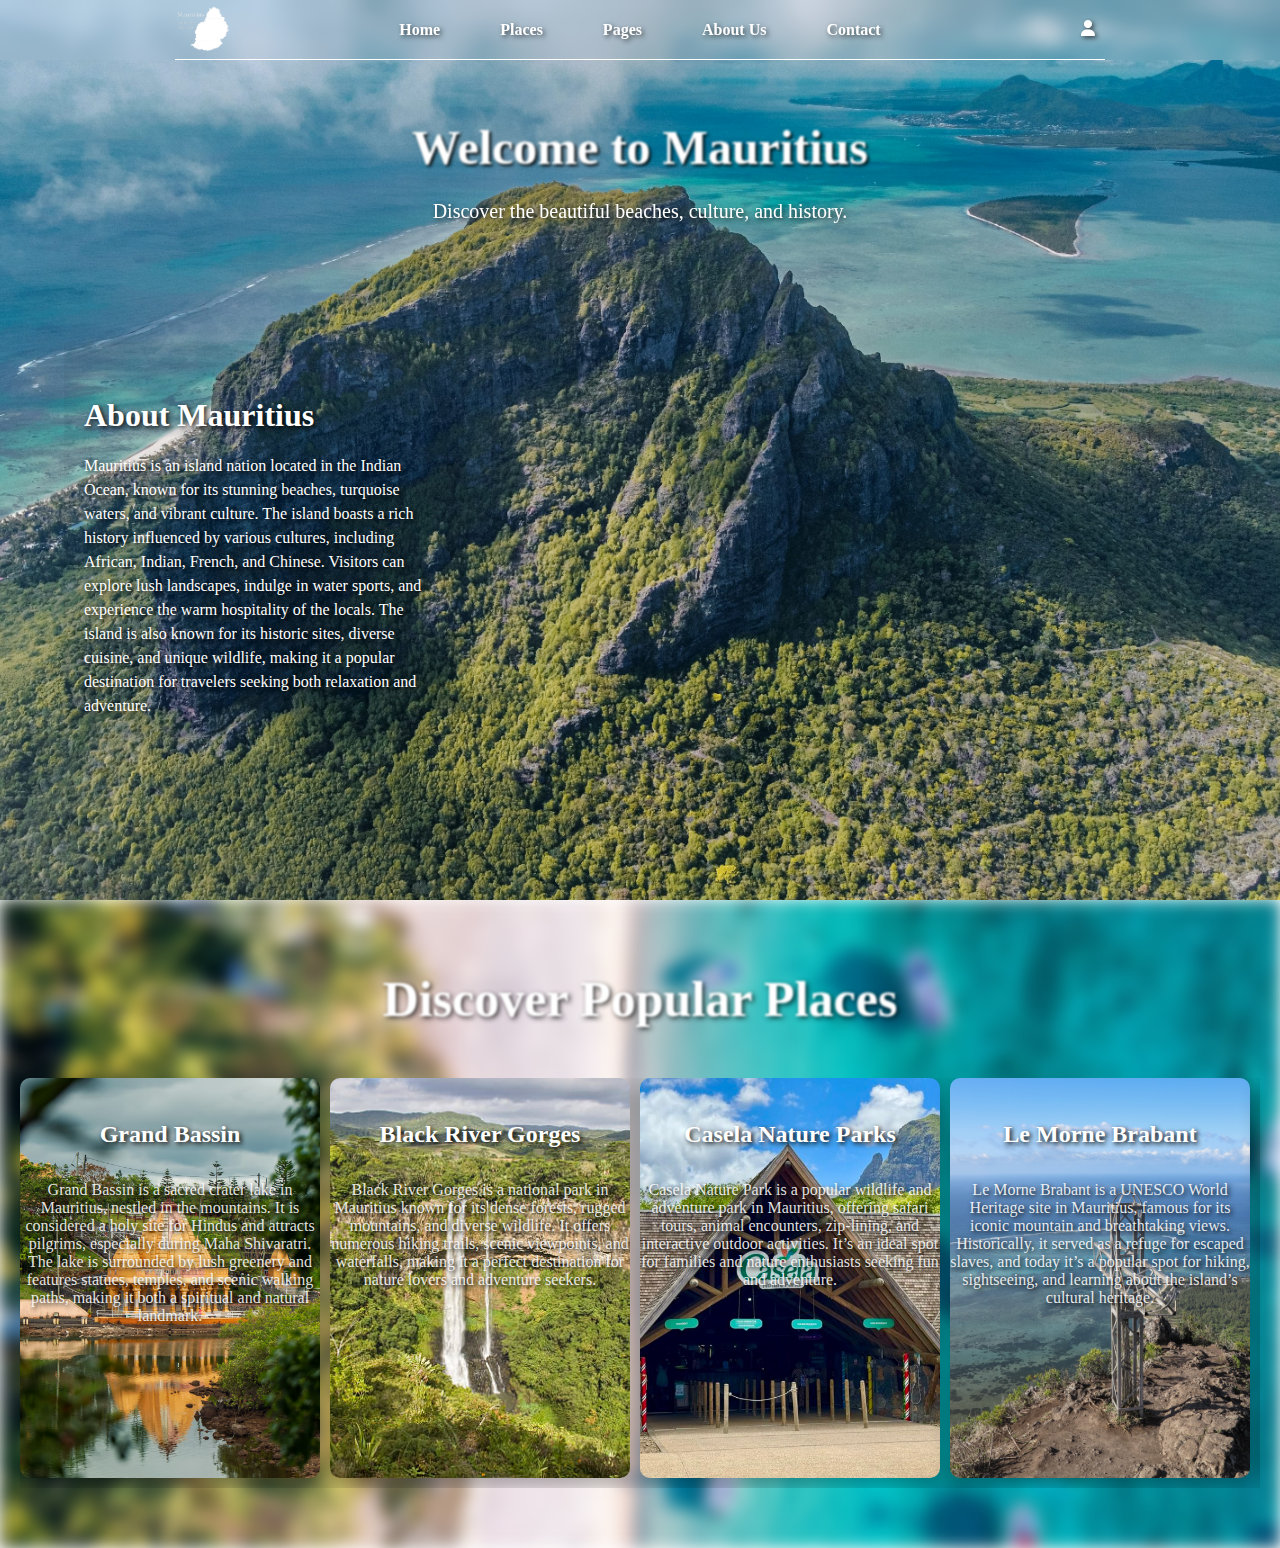
<file: index.html>
<!DOCTYPE html>
<html lang="en">
<head>
    <meta charset="UTF-8">
    <meta name="viewport" content="width=device-width, initial-scale=1.0">
    <title>Mauritius</title>
<link rel="stylesheet" href="style.css">




    <link rel="stylesheet" href="https://cdnjs.cloudflare.com/ajax/libs/font-awesome/6.5.0/css/all.min.css">
</head>
<body>

    <div class="top-bar">
        <div class="nav-line"></div>
        <div class="nav-left logo"></div>
        <nav class="nav-center">
            <a href="index.html">Home</a> 
              <a href="#">Places</a>
            <a href="#">Pages</a>
           <a href="#about-us">About Us</a>
            <a href="contact.html">Contact</a>
              
            
            
           
            <div class="login-dropdown">
                <a href="#" class="login-icon">
                    <i class="fa-solid fa-user"></i>
                </a>
                <div class="dropdown-menu">
                    <a href="#">Login</a>
                    <a href="#">Register</a>
                </div>
            </div>
        </nav>
    </div>

    <div class="hero-section">
        <h1>Welcome to Mauritius</h1>
        <p>Discover the beautiful beaches, culture, and history.</p>
    </div>

    <div class="about-overlay">
        <h2>About Mauritius</h2>
        <p>
            Mauritius is an island nation located in the Indian Ocean, known for its stunning beaches, turquoise waters, and vibrant culture. 
            The island boasts a rich history influenced by various cultures, including African, Indian, French, and Chinese.
            Visitors can explore lush landscapes, indulge in water sports, and experience the warm hospitality of the locals. 
            The island is also known for its historic sites, diverse cuisine, and unique wildlife, 
            making it a popular destination for travelers seeking both relaxation and adventure.
        </p>
    </div>

    <section class="popular-places">
        <h2>Discover Popular Places</h2>
        <div class="cards-row" id="cardsRow">

            <div class="place-card">
                <img src="place1.avif" alt="Grand Bassin">
                <div class="card-info">
                    <h3>Grand Bassin</h3>
                    <p>Grand Bassin is a sacred crater lake in Mauritius, nestled in the mountains. It is considered a holy site for Hindus 
                        and attracts pilgrims, especially during Maha Shivaratri. The lake is surrounded by lush greenery and features statues,
                         temples, and scenic walking paths, making it both a spiritual and natural landmark.</p>
                </div>
            </div>

            <div class="place-card">
                <img src="place2.jpg" alt="Black River Gorges">
                <div class="card-info">
                    <h3>Black River Gorges</h3>
                    <p>Black River Gorges is a national park in Mauritius known for its dense forests, rugged mountains, and diverse wildlife.
                         It offers numerous hiking trails, scenic viewpoints, and waterfalls, making it a perfect destination for nature lovers
                          and adventure seekers.</p>
                </div>
            </div>

            <div class="place-card">
                <img src="place3.jpg" alt="Casela Nature Parks">
                <div class="card-info">
                    <h3>Casela Nature Parks</h3>
                    <p>Casela Nature Park is a popular wildlife and adventure park in Mauritius, offering safari tours, animal encounters, zip-lining,
                         and interactive outdoor activities. It’s an ideal spot for families and nature enthusiasts seeking fun and adventure.</p>
                </div>
            </div>

            <div class="place-card">
                <img src="place4.jpg" alt="Le Morne Brabant">
                <div class="card-info">
                    <h3>Le Morne Brabant</h3>
                    <p>Le Morne Brabant is a UNESCO World Heritage site in Mauritius, famous for its iconic mountain and breathtaking views.
                         Historically, it served as a refuge for escaped slaves, and today it’s a popular spot for hiking, sightseeing,
                          and learning about the island’s cultural heritage.</p>
                </div>
            </div>

            <div class="place-card">
                <img src="place5.jpg" alt="Île aux Cerfs">
                <div class="card-info">
                    <h3>Île aux Cerfs</h3>
                    <p>Île aux Cerfs is a stunning island off the east coast of Mauritius, known for its white sandy beaches, turquoise waters,
                         and lush landscapes. It’s a perfect destination for water sports, relaxation, and enjoying tropical scenery.</p>
                </div>
            </div>

            <div class="place-card">
                <img src="place6.jpg" alt="Chamarel">
                <div class="card-info">
                    <h3>Chamarel</h3>
                    <p>Chamarel is a scenic area in Mauritius famous for its Seven Coloured Earths, lush forests, and striking waterfalls.
                         It’s a must-visit destination for nature lovers and photographers seeking unique landscapes.</p>
                </div>
            </div>

           <div class="place-card">
            <img src="place7.webp" alt="Château de Labourdonnais">
            <div class="card-info">
                <h3>Château de Labourdonnais </h3>
                <p>Château de Labourdonnais is a historic colonial mansion in Mauritius surrounded by gardens and orchards.</p>

            </div>
        </div> 

    <div class="place-card">
    <img src="place8.jpg" alt="Flic En Flac">
    <div class="card-info">
        <h3>Flic En Flac</h3>
        <p>Flic en Flac is a popular beach destination in Mauritius, known for its long white sandy beaches, turquoise waters,
        and vibrant sunsets. It’s ideal for swimming, snorkeling, and relaxing by the shore.</p>
    </div>
</div>




    <div>
</section>

</body>
</html>
</file>
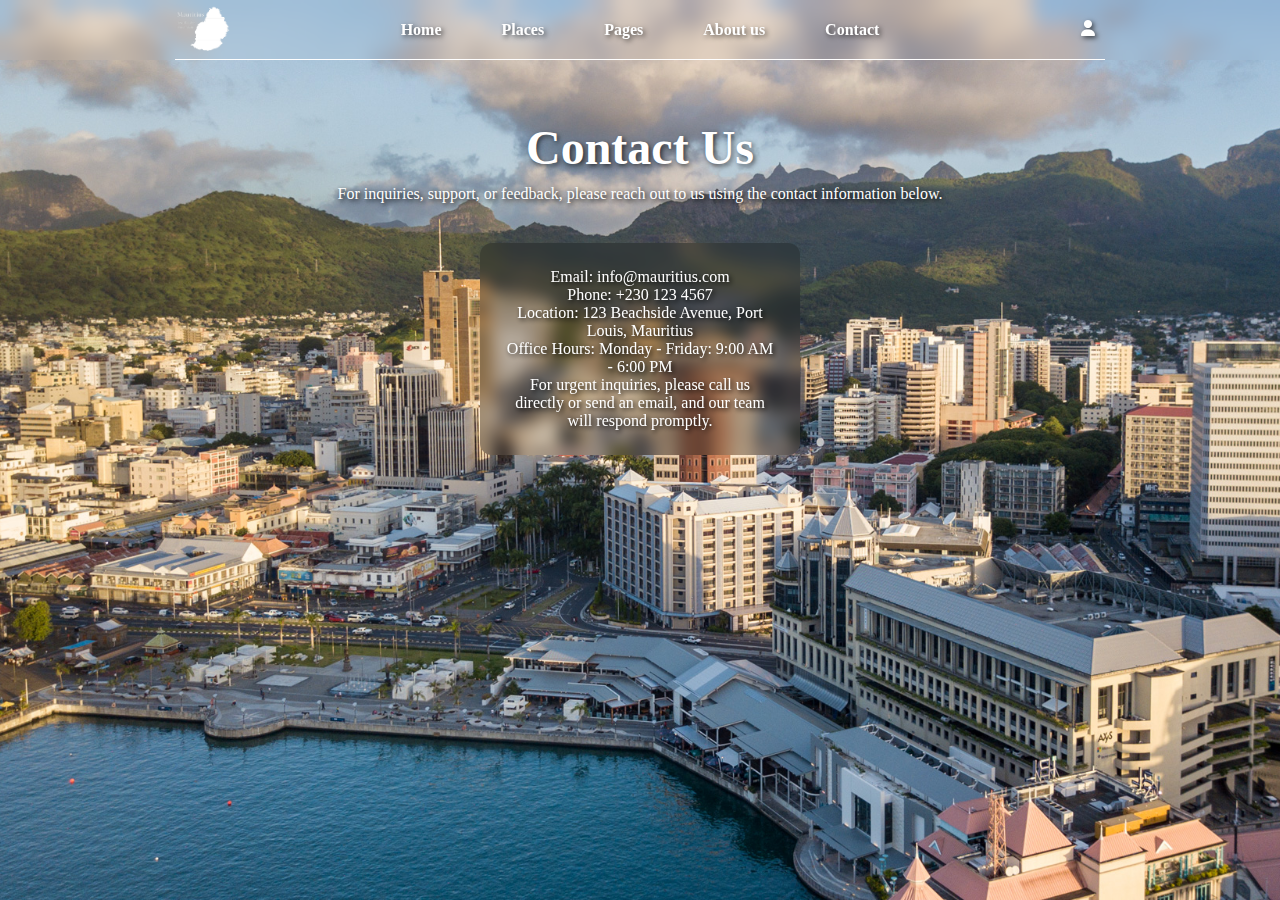
<file: contact.html>
<!DOCTYPE html>
<html lang="en">
<head>
    <meta charset="UTF-8">
    <meta name="viewport" content="width=device-width, initial-scale=1.0">
    <title>Mauritius | Contact </title>

     <link rel="stylesheet" href="style.css">





    <link rel="stylesheet" href="https://cdnjs.cloudflare.com/ajax/libs/font-awesome/6.5.0/css/all.min.css">
</head>
<body>

    <div class="top-bar">
        <div class="nav-line"></div>
        <div class="nav-left logo"></div>

        <nav class="nav-center">
            <a href="index.html">Home</a>    
            <a href="#">Places</a>
            <a href="#">Pages</a>
            <a href="#">About us</a>
             <a href="contact.html">Contact</a>
            
            
        
           

            <div class="login-dropdown">
                <a href="#" class="login-icon">
                    <i class="fa-solid fa-user"></i>
                </a>
                <div class="dropdown-menu">
                    <a href="#">Login</a>
                    <a href="#">Register</a>
                   
                </div>
            </div>
        </nav>
    </div>

    <section class="contact-page">
        <h1>Contact Us</h1>
        <p>For inquiries, support, or feedback, please reach out to us using the contact information below.</p>

        <div class="contact-box">
            <p>Email: info@mauritius.com</p>
            <p>Phone: +230 123 4567</p>
            <p>Location: 123 Beachside Avenue, Port Louis, Mauritius</p>
            <p>Office Hours: Monday - Friday: 9:00 AM - 6:00 PM</p>
            <p>For urgent inquiries, please call us directly or send an email, and our team will respond promptly.</p>
        </div>
    </section>

</body>
</html>
</file>
<file: style.css>
* {
    margin: 0;
    padding: 0;
    box-sizing: border-box;
}

body {
    font-family: 'Times New Roman', Times, serif;
    color: white;
    text-align: center;
    overflow-x: hidden;
}

.top-bar {
    position: fixed;
    top: 0;
    left: 0;
    width: 100%;
    height: 60px;
    background-color: transparent;
    display: flex;
    align-items: center;
    justify-content: center;
    z-index: 1000;
    transition: backdrop-filter 0.3s ease;
    text-shadow: 2px 2px 5px rgba(0, 0, 0, 0.644);
}

.top-bar:hover {
    backdrop-filter: blur(8px);
}

.nav-container {
    display: flex;
    align-items: center;
    justify-content: center;
    width: 90%;
    max-width: 1200px;
    position: relative;
}

.nav-left {
    position: absolute;
    left: 175px;
}

.nav-line {
    position: absolute;
    bottom: 0;
    left: 175px;
    right: 175px;
    height: 1px;
    background-color: white;
    z-index: 1001; 
}

.logo {
    width: 55px;
    height: 60px;
    background-image: url('logo.png');
    background-size: contain;
    background-repeat: no-repeat;
    background-position: center;
}

.nav-center {
    display: flex;
    justify-content: center;
    flex: 1;
}

.nav-center a {
    color: white;
    text-decoration: none;
    margin: 0 20px;
    font-size: 16px;
    font-weight: bold;
    font-family: 'Fantasy', Times, serif;
    padding: 5px 10px;
    border-radius: 5px;
    transition: color 0.3s, transform 0.3s;
}

.nav-center a:hover {
    transform: scale(1.2);
}

.hero-section {
    position: relative;
    background-image: url('background.jpeg');
    background-size: cover;
    background-position: center;
    background-repeat: no-repeat;
    height: 100vh;
    width: 100%;
    display: flex;
    flex-direction: column;
    justify-content: flex-start;
    align-items: center;
    padding-top: 75px;
    overflow: hidden;
}

.hero-section h1 {
    font-size: 3em;
    margin-top: 50px;
    padding-top: 45px;
    color: rgb(255, 255, 255);
    margin: 0 0 20px 0;
    filter: blur(1.2px);
    text-shadow: 2px 2px 3px rgb(0, 0, 0.7);
}

.hero-section p {
    font-size: 20px;
    filter: blur(0.7px);
    text-shadow: 2px 2px 5px rgba(0, 0, 0, 0.781);
    color: white;
    margin: 0;
    padding-top: 5px;
}

.about-overlay {
    position: absolute;
    top: 60%;
    left: 5%;
    transform: translateY(-50%);
    padding: 20px;
    border-radius: 5px;
    max-width: 400px;
    color: white;
    text-align: left;
    background: rgba(2, 2, 2, 0.034);
}

.about-overlay h2 {
    margin-top: 35px;
    font-size: 2em;
    text-shadow: 2px 2px 5px rgba(0,0,0,0.9);
}

.about-overlay p {
    font-size: 1em;
    margin-top: 20px;
    line-height: 1.5;
    text-shadow: 2px 2px 5px rgba(0,0,0,0.9);
}

.login-dropdown {
    position: absolute;
    right: 175px;
    padding-bottom: 15px;
}

.login-icon {
    color: white;
    font-size: 30px;
    position: relative;
    top: 4px;
    right: -20px;
    text-decoration: none;
    cursor: pointer;
    padding: 10px;
}

.dropdown-menu {
    position: absolute;
    left: 80px;
    top: 0px;
    min-width: 140px;
    background: rgba(7, 7, 7, 0.151);
    backdrop-filter: blur(8px);
    border-radius: 5px;
    display: none;
    flex-direction: column;
    box-shadow: 0 8px 20px rgb(0, 0, 0);
}

.dropdown-menu a {
    color: white;
    padding: auto;
    height: 35px;
    text-decoration: none;
    font-size: 14px;
    text-align: center;
    transition: background 0.3s;
}

.dropdown-menu a:hover {
    background: rgba(0, 0, 0, 0.212);
    padding: 2px 0px;
    width: 40%;
    display: flex;
    justify-content: center;
    align-items: center;
    margin:0 auto;
}

.login-dropdown:hover .dropdown-menu {
    display: flex;
}

.popular-places {
    position: relative;
    width: 100%;
    padding: 60px 20px;
    display: flex;
    flex-direction: column;
    align-items: center;
    text-align: center;
}

.popular-places::before {
    content: "";
    position: absolute;
    top: 0;
    left: 0;
    width: 100%;
    height: 100%;
    background-image: url('background2.avif');
    background-size: cover;
    background-position: center;
    background-repeat: no-repeat;
    filter: blur(8px);
    z-index: -1;
}

.popular-places h2 {
    font-size: 50px;
    filter: blur(0.8px);
    text-shadow: 2px 2px 5px rgba(0, 0, 0, 0.781);
    color: white;
    margin: 0;
    padding-top: 10px;
}

.cards-row {
    display: flex;
    flex-wrap: nowrap;
    gap: 10px;
    margin-top: 50px;
    overflow-x: auto;
    padding-bottom: 10px;
    scroll-behavior: smooth;
    width: 100%;
    -webkit-overflow-scrolling: touch;
    cursor: grab;
}

.cards-row.active {
    cursor: grabbing;
}

.cards-row::-webkit-scrollbar {
    height: 8px;
}

.cards-row::-webkit-scrollbar-track {
    background: rgba(0, 0, 0, 0.199); 
    border-radius: 4px;
    backdrop-filter: blur(4px); 
}

.cards-row::-webkit-scrollbar-thumb {
    background: rgba(255, 255, 255, 0.103); 
    border-radius: 4px;
    box-shadow: 2px 2px 5px rgba(0,0,0,0.5);
    backdrop-filter: blur(4px); 
}

.cards-row::-webkit-scrollbar-thumb:hover {
    background: rgba(0, 0, 0, 0.308); 
}

.place-card {
    flex: 0 0 auto;
    width: clamp(250px, 40vw, 300px);
    height: 400px;
    border-radius: 10px;
    overflow: hidden;
    cursor: pointer;
    position: relative;
    box-shadow: 0 8px 20px rgba(0,0,0,0.3);
    transition: transform 0.3s, box-shadow 0.3s;
}

.place-card img {
    width: 100%;
    height: 100%;
    object-fit: cover;
    display: block;
}

.card-info {
    position: absolute;
    bottom: 0;
    left: 0;
    width: 100%;
    padding: 10px;
    text-align: center;
}

.card-info h3 {
    position: relative;
    top: -320px;
    left: 0;
    right: 0;
    text-align: center;
    margin: 0;
    font-size: 1.5em;
    color: white;
    font-family: 'Times New Roman', Times, serif;
    text-shadow: 2px 2px 5px rgb(0, 0, 0);
}

.card-info p {
    position: absolute;
    top: -250px;
    left: 0;
    right: 0;
    text-align: center;
    margin: 0;
    font-size: 1em;
    color: rgba(255, 255, 255, 0.884);
    font-family: 'Times New Roman', Times, serif;
    text-shadow: 2px 2px 5px rgb(0, 0, 0);
}

.place-card:hover {
    transform: translateY(-8px);
    box-shadow: 0 8px 20px rgba(0,0,0,0.4);
}

.cards-row:active {
    cursor:grabbing;
}

.contact-page {
    min-height: 100vh;
    background-image: url('backgroundcontact.jpg');
    background-size: cover;
    background-position: center;
    color: white;
    text-shadow: 2px 2px 5px rgb(0, 0, 0);
    padding-top: 120px;
    text-align: center;
}

.contact-page h1 {
    font-size: 3em;
    margin-bottom: 10px;
    text-shadow: 2px 2px 5px rgba(0, 0, 0, 0.63);
}

.contact-box {
    margin: 40px auto;
    padding: 25px;
    width: 320px;
    backdrop-filter: blur(8px);
    border-radius: 12px;
    background: rgba(0, 0, 0, 0.212);
}
</file>
